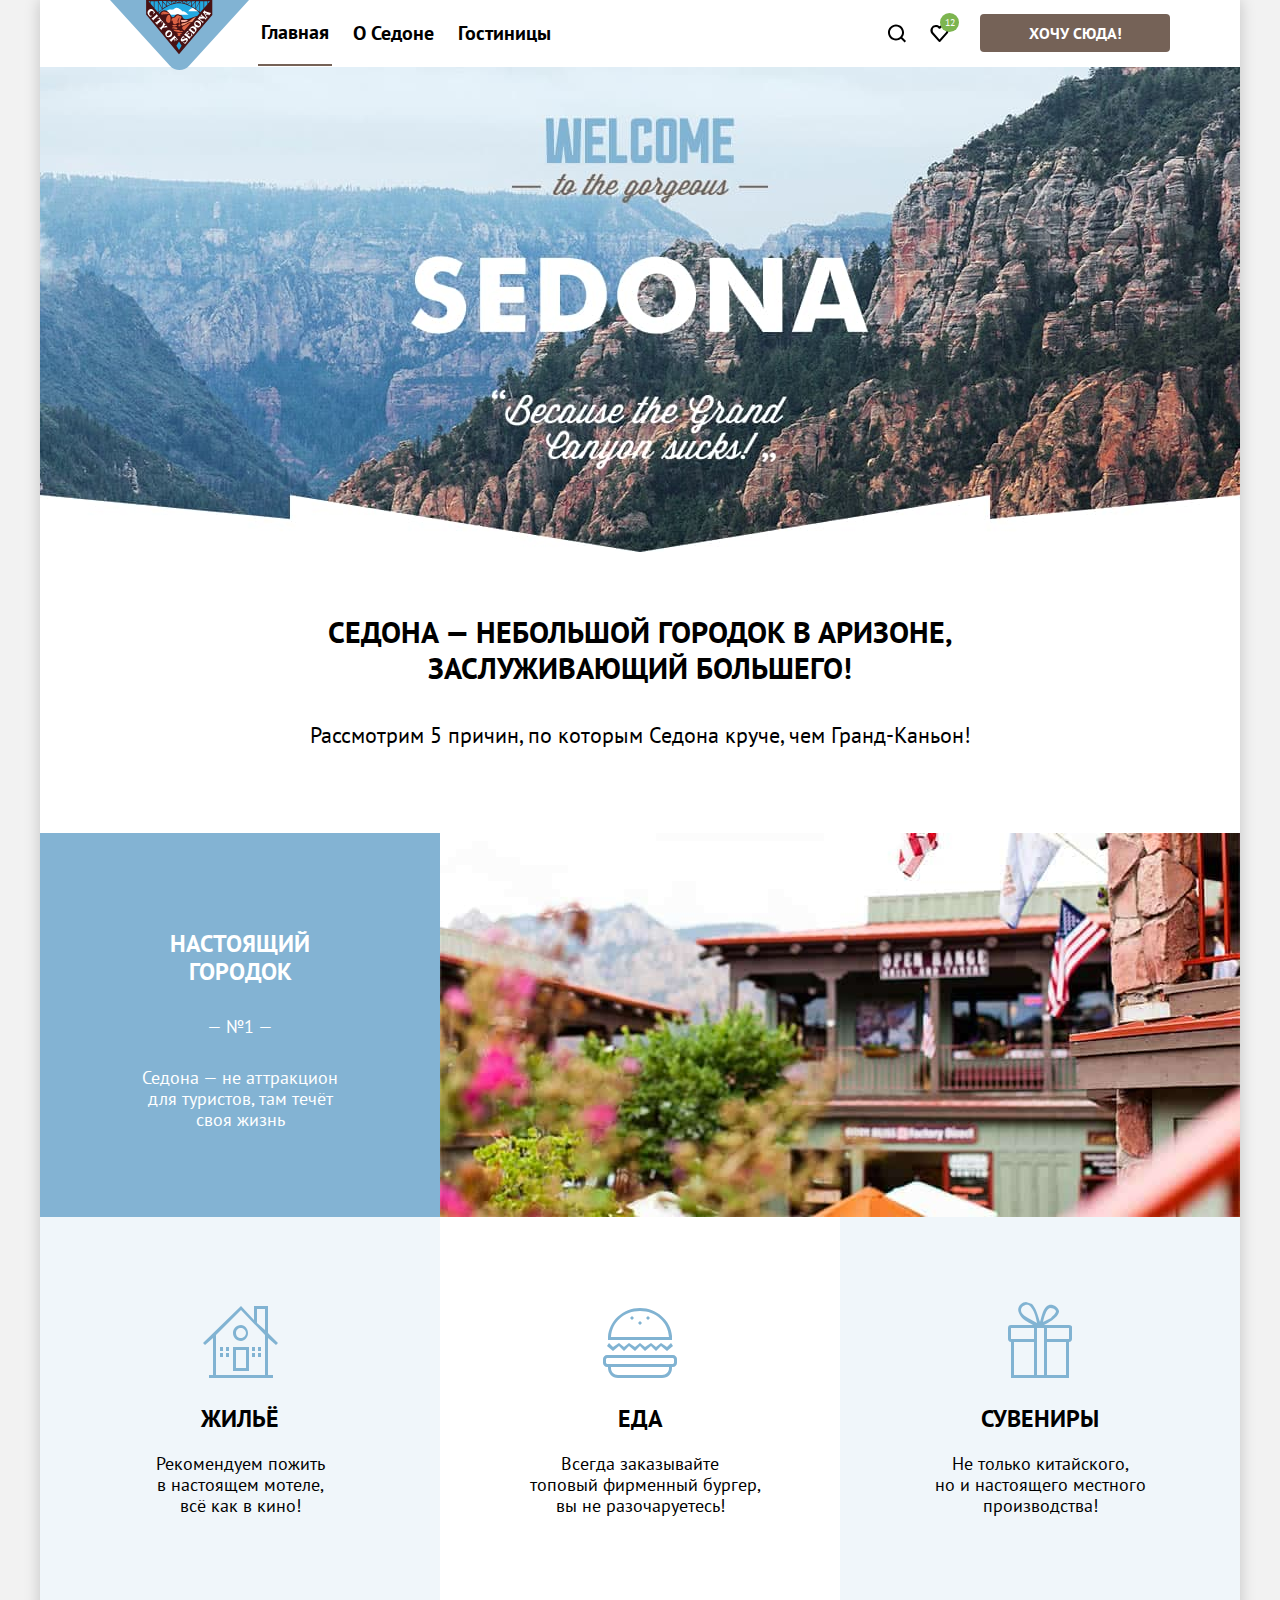
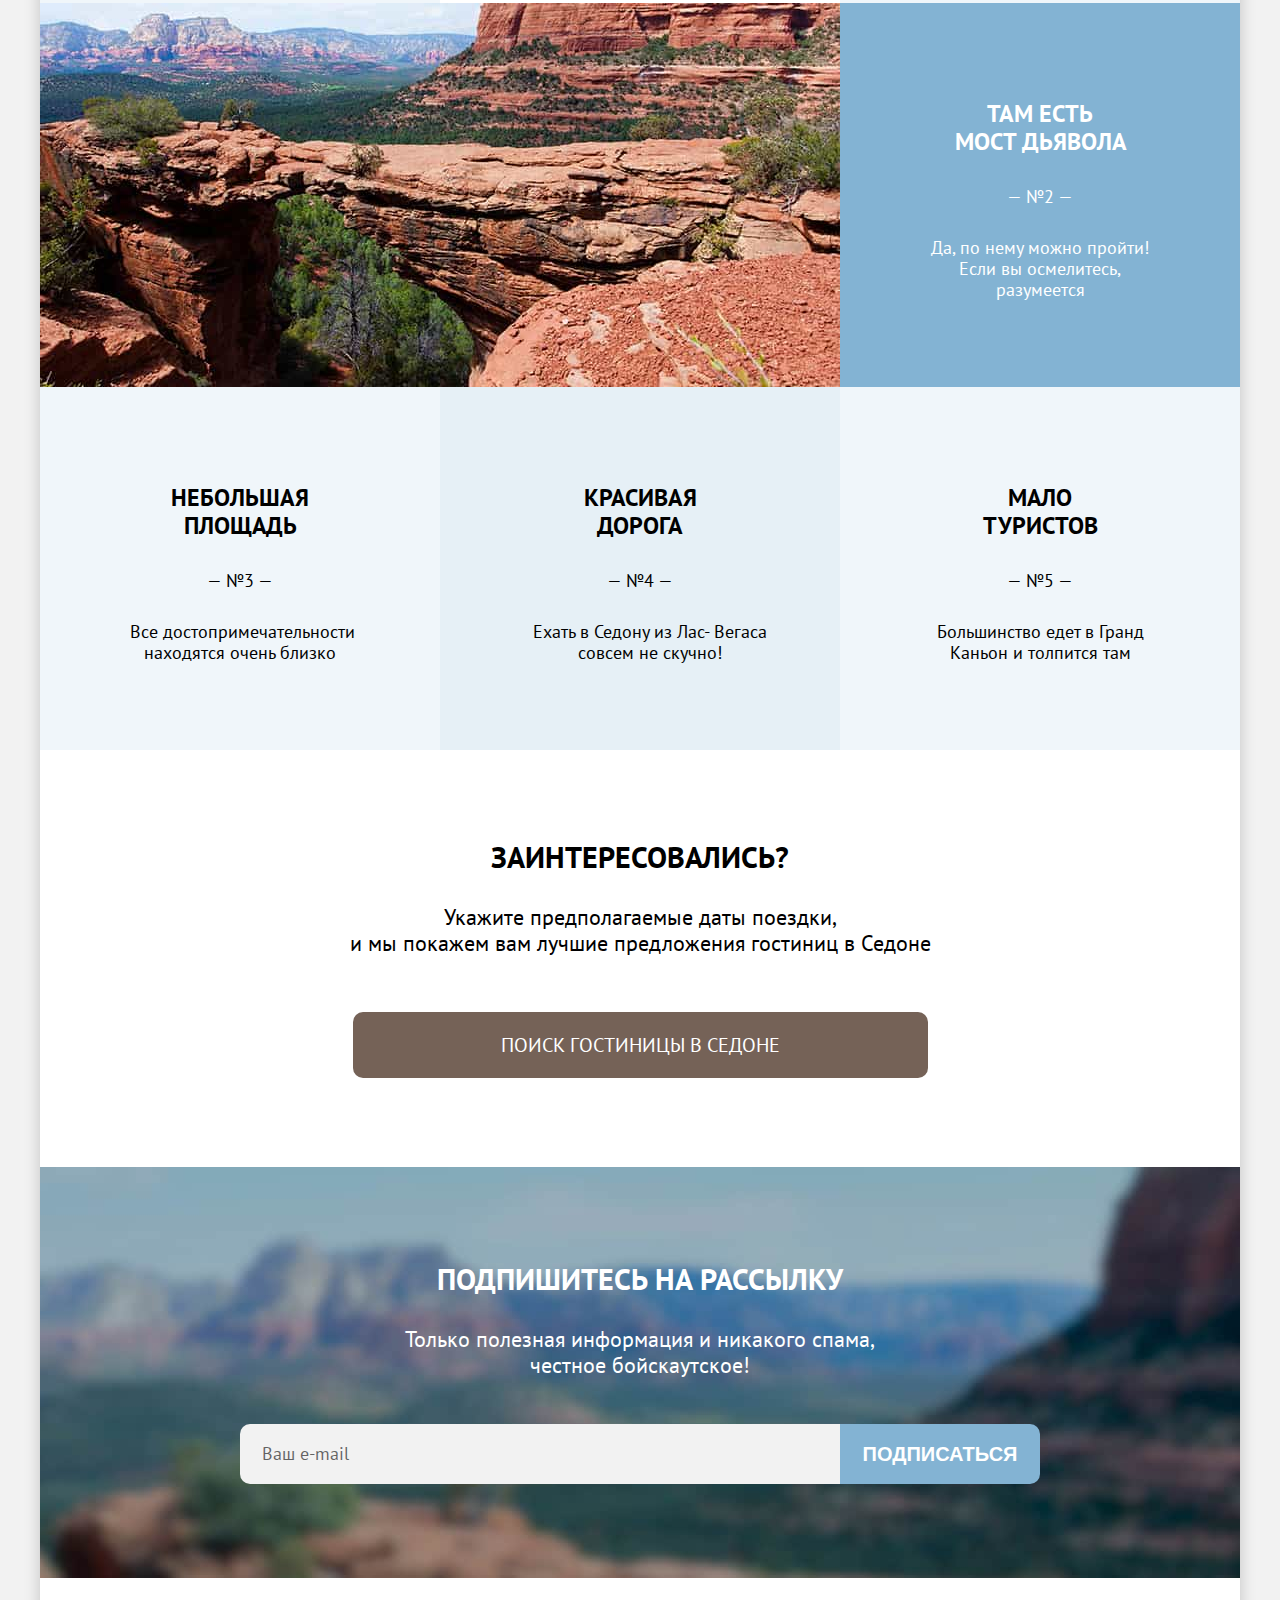
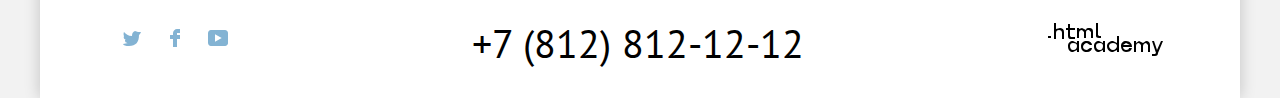
<file: index.html>
<!DOCTYPE html>
<html lang="ru">
<head>
  <meta charset="utf-8">
  <link rel="stylesheet" href="styles/styles.css">
  <title>HTML Academy: Седона</title>
</head>
<body>
  <div class="main-wrapper">
    <header class="page-header">
      <nav class="navigation">
        <a class="nav-logo" href="index.html">
          <img class="page-header-logo" src="img/logo.svg" alt="Логотип Седона.">
        </a>
        <ul class="nav-list">
          <li class="nav-item">
            <a class="nav-link nav-link-current" href="index.html">Главная</a>
          </li>
          <li class="nav-item">
            <a class="nav-link" href="#">О Седоне</a>
          </li>
          <li class="nav-item">
            <a class="nav-link" href="catalog.html">Гостиницы</a>
          </li>
        </ul>
        <ul class="nav-list nav-user">
          <li class="nav-item">
            <a class="nav-link" href="#">
              <svg class="nav-icon" aria-hidden="true" focusable="false" width="20" height="19"
                viewBox="0 0 20 19" xmlns="http://www.w3.org/2000/svg">
                <path
                  d="m19.026 17.05-3.71-3.7c1.002-1.3 1.704-3 1.704-4.9 0-4.4-3.61-8-8.023-8C4.585.45.975 4.15.975 8.55c0 4.4 3.61 8 8.022 8 1.805 0 3.51-.6 4.914-1.7l3.71 3.7 1.405-1.5Zm-10.029-2.5c-3.309 0-6.017-2.7-6.017-6s2.708-6 6.017-6c3.31 0 6.017 2.7 6.017 6s-2.707 6-6.017 6Z" />
              </svg>
              <span class="visually-hidden">Поиск</span></a>
          </li>
          <li class="nav-item">
            <a class="nav-link" href="#">
              <span class="likes-counter">12</span>
              <svg class="nav-icon" aria-hidden="true" focusable="false" width="19" height="17"
                viewBox="0 0 19 17" xmlns="http://www.w3.org/2000/svg">
                <path
                  d="M9.4 17a1 1 0 0 1-.8-.4l-7-7.9A5.4 5.4 0 0 1 6 0c1.3 0 2.5.5 3.5 1.3C10.5.5 12 0 13.1 0c3 0 5.5 2.4 5.5 5.4 0 1.3-.5 2.5-1.3 3.4l-7 7.9c-.3.2-.5.3-.9.3Zm-6-9.5 6.1 6.9 6.3-7c.5-.5.7-1.2.7-2 0-1.8-1.5-3.3-3.3-3.3-1 0-2 .5-2.8 1.3-.3.3-.6.4-.9.4-.3 0-.6-.2-.8-.4A3.7 3.7 0 0 0 6 2.1a3.3 3.3 0 0 0-3.3 3.3c0 .9.3 1.6.7 2.1Z" />
              </svg>
              <span class="visually-hidden">Избранное</span>
            </a>
          </li>
          <li class="nav-item">
            <a class="interest-button-link" href="#">Хочу сюда!</a>
          </li>
        </ul>
      </nav>
      <div class="preview">
        <img class="preview-img" src="img/welcome.jpg" width="1200" height="485"
          alt="Добро пожаловать в Седону">
      </div>
    </header>
    <main class="main-container main-index">
      <div class="intro">
        <h1 class="main-title">Седона — небольшой городок в Аризоне,
          заслуживающий большего!</h1>
        <p class="main-intro">Рассмотрим 5 причин, по которым Седона круче, чем Гранд-Каньон!</p>
      </div>
      <section class="wrapper">
        <ul class="wrapper-list">
          <li class="wrapper-item">
            <h2 class="wrapper-title">Настоящий
              городок</h2>
            <p class="wrapper-number">— №1 —</p>
            <p class="wrapper-description">Седона — не аттракцион для туристов, там течёт
              своя жизнь</p>
          <li>
            <img class="wrapper-img" src="img/photo-1.jpg" width="800" height="384" alt="Вид на городок.">
          </li>
          <li class="wrapper-item">
            <img class="house-img" src="img/icons/icon-house.svg" width="75" height="72" alt="Схематичный домик.">
            <h2 class="wrapper-title">Жильё</h2>
            <p class="wrapper-description wrapper-description-housing">Рекомендуем пожить в настоящем мотеле,
              всё как в кино!</p>
          </li>
          <li class="wrapper-item">
            <img class="burger-img" src="img/icons/icon-burger.svg" width="74" height="70"
              alt="Схематичный бургер.">
            <h3 class="wrapper-title">Еда</h3>
            <p class="wrapper-description">Всегда заказывайте
              топовый&nbsp;фирменный&nbsp;бургер, вы не разочаруетесь!</p>
          </li>
          <li class="wrapper-item">
            <img class="present-img" src="img/icons/icon-present.svg" width="64" height="76"
              alt="Схематичная подарочная коробка.">
            <h3 class="wrapper-title">Сувениры</h3>
            <p class="wrapper-description">Не только китайского,<br>
              но и настоящего местного производства!</p>
          </li>
          <li><img class="wrapper-img" src="img/photo-2.jpg" width="800" height="384" alt="Вид каньона.">
          </li>
          <li class="wrapper-item">
            <h2 class="wrapper-title">Там есть мост&nbsp;дьявола</h2>
            <p class="wrapper-number">— №2 —</p>
            <p class="wrapper-description">Да, по нему можно пройти! Если вы осмелитесь, разумеется</p>
          </li>
          <li class="wrapper-item">
            <h2 class="wrapper-title">Небольшая площадь</h2>
            <p class="wrapper-number">— №3 —</p>
            <p class="wrapper-description">Все&nbsp;достопримечательности находятся очень близко</p>
          </li>
          <li class="wrapper-item">
            <h2 class="wrapper-title">Красивая
              дорога</h2>
            <p class="wrapper-number">— №4 —</p>
            <p class="wrapper-description wrapper-description-4">Ехать в Седону из Лас-&nbsp;Вегаса совсем не скучно!
            </p>
          </li>
          <li class="wrapper-item">
            <h2 class="wrapper-title">Мало
              туристов</h2>
            <p class="wrapper-number">— №5 —</p>
            <p class="wrapper-description">Большинство едет в Гранд Каньон и толпится там</p>
          </li>
        </ul>
      </section>
      <section class="motivation">
        <h2 class="motivation-title">Заинтересовались?</h2>
        <p class="motivation-description">Укажите предполагаемые даты поездки,<br>
          и мы покажем вам лучшие предложения гостиниц в Седоне
        </p>
        <a class="motivation-catalog-link" href="catalog.html">ПОИСК ГОСТИНИЦЫ В седоне</a>
      </section>
      <section class="distribution">
        <div class="distribution-container">
          <h2 class="distribution-title">Подпишитесь на рассылку</h2>
          <p class="distribution-description">Только полезная информация и никакого спама,
            честное бойскаутское!</p>
          <form class="distribution-form" action="https://echo.htmlacademy.ru/" method="post">
            <input class="field" placeholder="Ваш e-mail" type="email" name="distribution-email" id="distribution-email"
              required>
            <button class="distribution-button" type="submit">Подписаться</button>
          </form>
        </div>
      </section>
    </main>
    <footer class="footer">
      <div class="footer-container">
        <section class="footer-social">
          <h2 class="visually-hidden">Социальные сети</h2>
          <ul class="footer-social-list">
            <li class="footer-social-all">
              <a class="footer-social-link social-media" href="https://twitter.com/htmlacademy_ru">
                <svg class="footer-social-icon" width="18" height="15" aria-hidden="true" focusable="false"
                  xmlns="http://www.w3.org/2000/svg">
                  <path
                    d="m12 0 3 1h3l-1 2 1-1-2 2c0 7-3 11-10 11H5s-4 0-5-2l5-1c-1 0-3 0-3-3h1C2 8 0 8 1 5l1 1C1 6 0 3 1 1c2 2 4 4 8 4 0-3 1-4 3-5Z" />
                </svg>
                <span class="visually-hidden">Твиттер</span>
              </a>
            </li>
            <li class="footer-social-all">
              <a class="footer-social-link social-media" href="https://facebook.com/htmlacademy">
                <svg class="footer-social-icon" width="10" height="18" aria-hidden="true" focusable="false"
                  xmlns="http://www.w3.org/2000/svg">
                  <path d="M7 0C5 0 3 2 3 4v2H0v4h3v8h4v-8h3V6H7V4h3V0H7Z" />
                </svg>
                <span class="visually-hidden">Фэйсбук</span>
              </a>
            </li>
            <li class="footer-social-all">
              <a class="footer-social-link social-media" href="https://youtube.com/HTMLAcademyRUS">
                <svg class="footer-social-icon" width="20" height="16" aria-hidden="true" focusable="false"
                  viewBox="0 0 20 16" xmlns="http://www.w3.org/2000/svg">
                  <path
                    d="M17 0H2.9C1.2 0 0 1.5 0 3.2v9.5C0 14.5 1.2 16 2.9 16h14.3c1.5 0 2.9-1.5 2.9-3.2V3.2C19.9 1.5 18.7 0 17 0ZM7 11.8V4.2L13.7 8 7 11.8Z" />
                </svg>
                <span class="visually-hidden">Ютьюб</span>
              </a>
            </li>
          </ul>
        </section>
        <section class="footer-contacts">
          <h2 class="visually-hidden">Позвоните нам</h2>
          <a class="phone" href="Телефон +78128121212">+7 (812) 812-12-12</a>
        </section>
        <div class="footer-logo">
          <a class="footer-link" href="https://htmlacademy.ru/">
            <svg class="footer-academy-logo" width="115" height="34" viewBox="0 0 115 34" aria-hidden="true"
              focusable="false" xmlns="http://www.w3.org/2000/svg">
              <path
                d="M0 13v2h3v-2H0ZM12 5 8 6V0H6v16h2v-6c0-2 1-3 3-3s3 1 3 3v6h2V9c0-3-2-4-4-4ZM27 5h-5V1h-2v4h-2v2h2v6c0 2 1 3 2 3h5v-2h-4l-1-1V7h5V5ZM41 5c-1 0-3 0-3 2l-4-2-3 1V5h-2v10h2v-5c0-2 1-3 3-3l2 2v6h2v-5c0-3 1-3 3-3l2 2v6h2V9c0-3-1-4-4-4ZM48 13c0 1 1 2 3 2h2v-2h-2l-1-1V0h-2v13ZM29 20l-4-2c-3 0-5 2-5 5 0 4 2 6 5 6l4-2v2h2V18h-2v2Zm-4 7c-2 0-3-2-3-4s1-3 3-3c3 0 4 1 4 3s-1 4-4 4ZM44 22c0-2-2-4-5-4-4 0-6 2-6 5 0 4 2 6 6 6 3 0 5-2 5-4h-2l-3 2c-2 0-4-1-4-3s2-4 4-4l3 2h2ZM55 20l-4-2c-3 0-5 2-5 5 0 4 2 6 5 6l4-2v2h2V18h-2v2Zm-3 7c-3 0-4-2-4-4s1-3 4-3c2 0 3 1 3 3s-1 4-3 4ZM69 20l-4-2c-3 0-6 2-6 5 0 4 3 6 6 6l4-2v2h2V13h-2v7Zm-4 7c-2 0-4-2-4-4s2-3 4-3 4 1 4 3-2 4-4 4ZM78 18c-3 0-5 2-5 5s2 6 5 6 5-1 6-4h-3c0 1-1 2-3 2-1 0-3-1-3-3h9c0-3-2-6-6-6Zm0 2 4 2h-7l3-2ZM98 18l-3 2-4-2-3 2v-2h-2v11h2v-6c0-2 1-3 3-3l2 2v7h2v-6c0-2 2-3 3-3l2 2v7h2v-7c0-2-1-4-4-4ZM109 27l-3-9h-2l4 12-1 1h-3v2h3c2 0 3-1 3-3l5-12h-2l-4 9Z" />
            </svg>
          </a>
        </div>
      </div>
    </footer>
  </div>                      
</body>
</html>
</file>
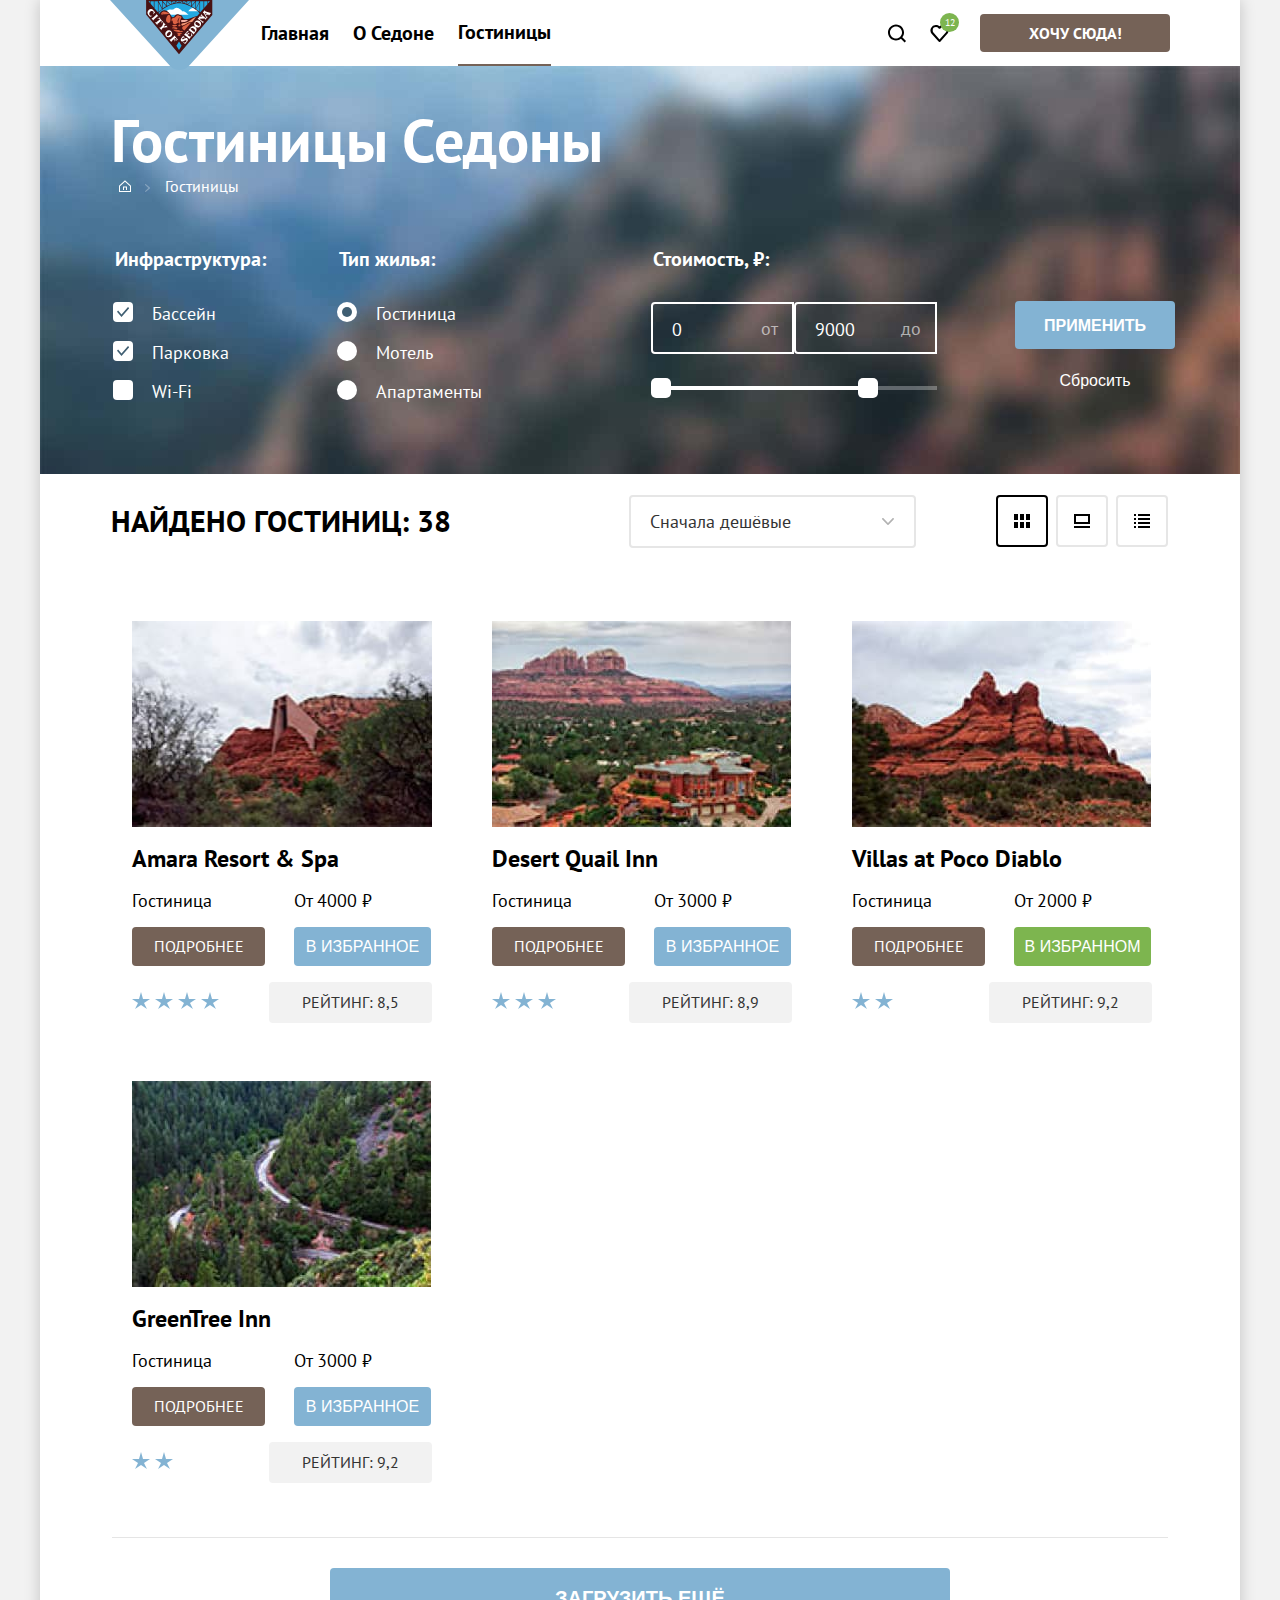
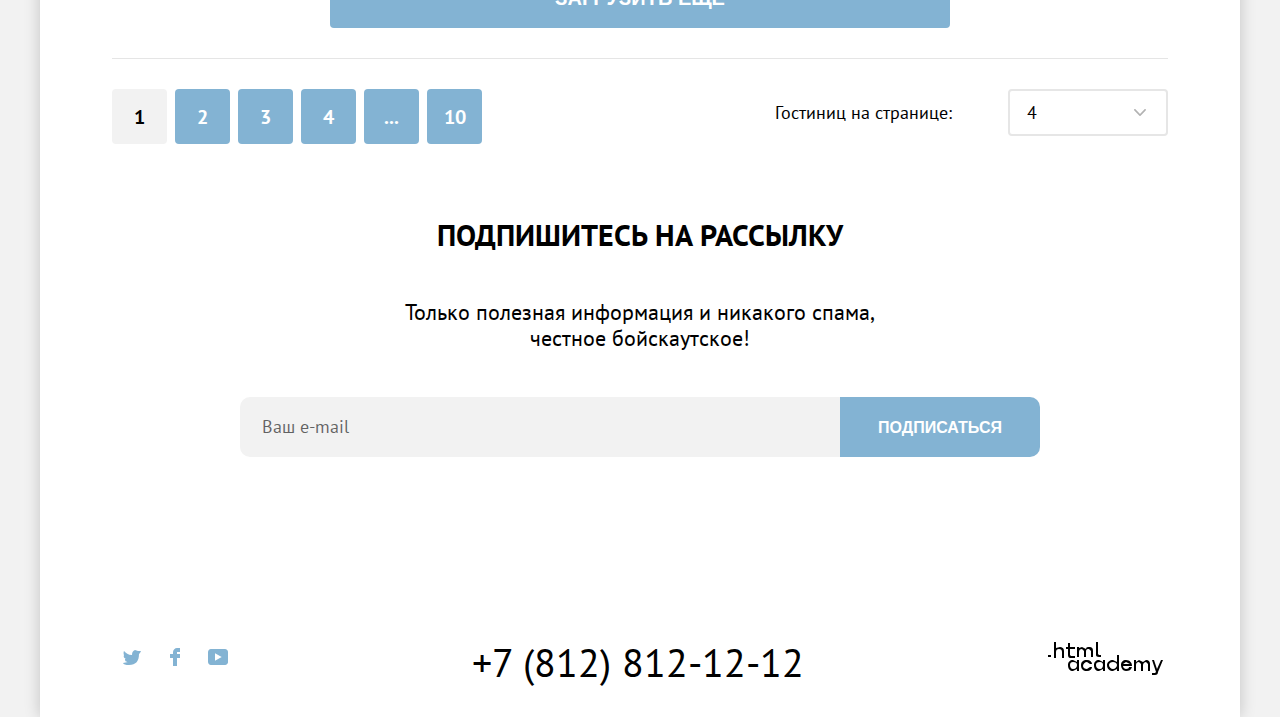
<file: catalog.html>
<!DOCTYPE html>
<html lang="ru">
<head>
  <meta charset="utf-8">
  <title>HTML Academy: Гостиницы Седона</title>
  <link rel="stylesheet" href="styles/styles.css">
</head>
<body>
  <div class="main-wrapper">
    <header class="page-header">
      <nav class="navigation">
        <a class="nav-logo" href="index.html">
          <img class="page-header-logo" src="img/logo.svg" alt="Логотип Седона">
        </a>
        <ul class="nav-list">
          <li class="nav-item">
            <a class="nav-link" href="index.html">Главная</a>
          </li>
          <li class="nav-item">
            <a class="nav-link" href="#">О Седоне</a>
          </li>
          <li class="nav-item">
            <a class="nav-link nav-link-current" href="catalog.html">Гостиницы</a>
          </li>
        </ul>
        <ul class="nav-list nav-user">
          <li class="nav-item">
            <a class="nav-link" href="#">
              <svg class="nav-icon" aria-hidden="true" focusable="false" width="20" height="19"
                viewBox="0 0 20 19" xmlns="http://www.w3.org/2000/svg">
                <path
                  d="m19.026 17.05-3.71-3.7c1.002-1.3 1.704-3 1.704-4.9 0-4.4-3.61-8-8.023-8C4.585.45.975 4.15.975 8.55c0 4.4 3.61 8 8.022 8 1.805 0 3.51-.6 4.914-1.7l3.71 3.7 1.405-1.5Zm-10.029-2.5c-3.309 0-6.017-2.7-6.017-6s2.708-6 6.017-6c3.31 0 6.017 2.7 6.017 6s-2.707 6-6.017 6Z" />
              </svg>
              <span class="visually-hidden">Поиск</span></a>
          </li>
          <li class="nav-item">
            <a class="nav-link" href="#">
              <span class="likes-counter">12</span>
              <svg class="nav-icon" aria-hidden="true" focusable="false" width="19" height="17"
                viewBox="0 0 19 17" xmlns="http://www.w3.org/2000/svg">
                <path
                  d="M9.4 17a1 1 0 0 1-.8-.4l-7-7.9A5.4 5.4 0 0 1 6 0c1.3 0 2.5.5 3.5 1.3C10.5.5 12 0 13.1 0c3 0 5.5 2.4 5.5 5.4 0 1.3-.5 2.5-1.3 3.4l-7 7.9c-.3.2-.5.3-.9.3Zm-6-9.5 6.1 6.9 6.3-7c.5-.5.7-1.2.7-2 0-1.8-1.5-3.3-3.3-3.3-1 0-2 .5-2.8 1.3-.3.3-.6.4-.9.4-.3 0-.6-.2-.8-.4A3.7 3.7 0 0 0 6 2.1a3.3 3.3 0 0 0-3.3 3.3c0 .9.3 1.6.7 2.1Z" />
              </svg>
              <span class="visually-hidden">Избранное</span></a>
          </li>
          <li class="nav-item">
            <a class="interest-button-link" href="#">Хочу сюда!</a>
          </li>
        </ul>
      </nav>
      <section class="sorting-container">
        <div class="inner-header">
          <h1 class="inner-header-title">Гостиницы Седоны</h1>
          <ul class="choice">
            <li class="choice-item">
              <a class="choice-link choice-link-home" href="index.html">
                <svg class="choice-home" width="12" height="12" viewBox="0 0 12 12"
                  aria-label="Возврат на главную страницу." xmlns="http://www.w3.org/2000/svg">
                  <path d="M6 .3 0 5.8V12h12V5.8L6 .3ZM11 11H1V6.2l5-4.5 5 4.5V11Z" />
                  <path d="M4 10h1V7.5h2V10h1V6.5H4V10Z" />
                </svg>
              </a>
            </li>
            <li class="choice-item">
              <a class="choice-link" href="#">Гостиницы</a>
            </li>
          </ul>
        </div>
        <section class="filters-container">
          <h2 class="visually-hidden">Фильтры для выбора гостиницы</h2>
          <form class="catalog-filter" action="https://echo.htmlacademy.ru/" method="get">
            <fieldset class="catalog-filter-group">
              <legend class="catalog-filter-title">Инфраструктура:</legend>
              <ul class="catalog-filter-list">
                <li class="catalog-filter-item">
                  <label class="control">
                    <input class="control-input" type="checkbox" name="pool" checked>
                    <span class="control-mark"></span>
                    <span class="control-label">Бассейн</span>
                  </label>
                </li>
                <li class="catalog-filter-item">
                  <label class="control">
                    <input class="control-input" type="checkbox" name="parking" checked>

                    <span class="control-mark"></span>
                    <span class="control-label">Парковка</span>
                  </label>
                </li>
                <li class="catalog-filter-item">
                  <label class="control">
                    <input class="control-input" type="checkbox" name="wi-fi">
                    <span class="control-mark"></span>
                    <span class="control-label">Wi-Fi</span>
                  </label>
                </li>
              </ul>
            </fieldset>
            <fieldset class="catalog-filter-group">
              <legend class="catalog-filter-title">Тип жилья:</legend>
              <ul class="catalog-filter-list">
                <li class="catalog-filter-item">
                  <label class="control">
                    <input class="control-input" type="radio" name="hotel-type" value="hotel" checked>
                    <span class="control-mark"></span>
                    <span class="control-label">Гостиница</span>
                  </label>
                </li>
                <li class="catalog-filter-item">
                  <label class="control">
                    <input class="control-input" type="radio" name="hotel-type" value="motel">
                    <span class="control-mark"></span>
                    <span class="control-label">Мотель</span>
                  </label>
                </li>
                <li class="catalog-filter-item">
                  <label class="control">
                    <input class="control-input" type="radio" name="hotel-type" value="apartments">

                    <span class="control-mark"></span>
                    <span class="control-label">Апартаменты</span>
                  </label>
                </li>
              </ul>
            </fieldset>
            <fieldset class="catalog-filter-group">
              <legend class="catalog-filter-title">Стоимость, ₽:</legend>
              <div class="range">
                <div class="range-wrapper-inputs">
                  <label class="catalog-filter-label label-min">от</label>
                  <input class="range-input" type="number" value="0" name="min-price">

                  <label class="catalog-filter-label label-max">до</label>
                  <input class="range-input" type="number" value="9000" name="max-price">
                </div>
                <div class="range-scale">
                  <div class="range-bar" style="width: 227px">
                    <button class="range-toggle toggle-min">
                      <span class="visually-hidden">Изменить минимальную цену.</span>
                    </button>
                    <button class="range-toggle toggle-max">
                      <span class="visually-hidden">Изменить минимальную цену.</span>
                    </button>
                  </div>
                </div>
              </div>
            </fieldset>
            <div class="filter-buttons">
              <button class="button apply-button" type="submit">Применить</button>
              <button class="button reset-button" type="reset">Сбросить</button>
            </div>
          </form>
        </section>
      </section>
    </header>
    <main class="main-container main-index">
      <section class="search-results-filter">
        <h2 class="search-results-title">Найдено гостиниц: 38</h2>
        <select class="select-control" aria-label="Сортировка">
          <option value="cheap">Сначала дешёвые</option>
          <option value="popular">Сначала популярные</option>
          <option value="expensive">Сначала дорогие</option>
        </select>
        <a href="#" class="card-grid-toggle card-grid-toggle-current">
          <svg width="16" height="14" fill="none" aria-hidden="true" focusable="false"
            xmlns="http://www.w3.org/2000/svg">
            <path d="M4 0H0v6h4V0Zm12 0h-4v6h4V0Zm-6 0H6v6h4V0ZM4 8H0v6h4V8Zm12 0h-4v6h4V8Zm-6 0H6v6h4V8Z"
              fill="#000" />
          </svg>
          <span class="visually-hidden">Показать карточки</span>
        </a>
        <a class="card-grid-toggle" href="#">
          <svg width="16" height="14" fill="none" aria-hidden="true" focusable="false"
            xmlns="http://www.w3.org/2000/svg">
            <path d="M16 12H0v2h16v-2ZM14 2v6H2V2h12Zm2-2H0v10h16V0Z" fill="#000" />
          </svg>
          <span class="visually-hidden">Показать слайдшоу</span>
        </a>
        <a href="#" class="card-grid-toggle">
          <svg width="16" height="14" fill="none" aria-hidden="true" focusable="false"
            xmlns="http://www.w3.org/2000/svg">
            <path
              d="M2 0H0v2h2V0Zm14 0H4v2h12V0ZM2 4H0v2h2V4Zm14 0H4v2h12V4ZM2 8H0v2h2V8Zm14 0H4v2h12V8ZM2 12H0v2h2v-2Zm14 0H4v2h12v-2Z"
              fill="#000" />
          </svg>
          <span class="visually-hidden">Показать список</span>
        </a>
      </section>
      <section class="hotels-results">
        <ul class="hotel-list">
          <li class="hotel-card">
            <a class="hotel-img-link" href="">
              <img class="hotel-img" src="img/hotel-1.jpg" width="300" height="206"
                alt="Вид из окна гостиницы">
            </a>
            <div class="hotel-card-info">
              <h3 class="hotel-card-title">Amara Resort & Spa</h3>
              <span class="search-results-type">Гостиница</span>
              <span class="hotel-price">От 4000 ₽</span>
              <a class="hotel-description-button button" href="#">подробнее</a>
              <button class="button button-favorites" type="submit" value="favorites">В избранное</button>
            </div>
            <div class="rating-block">
              <div class="rating-star">
                <img src="img/icons/star.svg" width="18" height="17" alt="Первая звезда.">
                <img src="img/icons/star.svg" width="18" height="17" alt="Вторая звезда.">
                <img src="img/icons/star.svg" width="18" height="17" alt="Третья звезда.">
                <img src="img/icons/star.svg" width="18" height="17" alt="Четвертая звезда.">
              </div>
              <span class="rating">Рейтинг: 8,5</span>
            </div>
          </li>
          <li class="hotel-card">
            <a class="hotel-img-link" href="#">
              <img class="hotel-img" src="img/hotel-2.jpg" width="299" height="206"
                alt="гостиница на фоне каньона">
            </a>
            <div class="hotel-card-info">
              <h3 class="hotel-card-title">Desert Quail Inn</h3>
              <span class="search-results-type">Гостиница</span>
              <span class="hotel-price">От 3000 ₽</span>
              <a class="hotel-description-button button" href="#">подробнее</a>
              <button class="button button-favorites" type="submit" value="favorites">В избранное</button>
            </div>
            <div class="rating-block">
              <div class="rating-star">
                <img src="img/icons/star.svg" width="18" height="17" alt="Первая звезда.">
                <img src="img/icons/star.svg" width="18" height="17" alt="Вторая звездa.">
                <img src="img/icons/star.svg" width="18" height="17" alt="Третья звездa.">
              </div>
              <span class="rating">Рейтинг: 8,9</span>
            </div>
          </li>
          <li class="hotel-card">
            <a class="hotel-img-link" href="#">
              <img class="hotel-img" src="img/hotel-3.jpg" width="299" height="206" alt="Каньон">
            </a>
            <div class="hotel-card-info">
              <h3 class="hotel-card-title">Villas at Poco Diablo</h3>
              <span class="search-results-type">Гостиница</span>
              <span class="hotel-price">От 2000 ₽</span>
              <a class="hotel-description-button button" href="#">подробнее</a>
              <button class="button button-favorites button-likes" type="submit" value="favorites">В
                избранном</button>
            </div>
            <div class="rating-block">
              <div class="rating-star">
                <img class="evaluation-star-img" src="img/icons/star.svg" width="18" height="17"
                  alt="Первая звезда.">
                <img class="evaluation-star-img" src="img/icons/star.svg" width="18" height="17"
                  alt="Первая звездa.">
              </div>
              <span class="rating">Рейтинг: 9,2</span>
            </div>
          </li>
          <li class="hotel-card">
            <a class="hotel-img-link" href="#">
              <img class="hotel-img" src="img/hotel-4.jpg" width="299" height="206" alt="Каньон">
            </a>
            <div class="hotel-card-info">
              <h3 class="hotel-card-title">GreenTree Inn</h3>
              <span class="search-results-type">Гостиница</span>
              <span class="hotel-price">От 3000 ₽</span>
              <a class="hotel-description-button button" href="#">подробнее</a>
              <button class="button button-favorites" type="submit" value="favorites">В
                избранное</button>
            </div>
            <div class="rating-block">
              <div class="rating-star">
                <img class="evaluation-star-img" src="img/icons/star.svg" width="18" height="17" alt="звезда">
                <img class="evaluation-star-img" src="img/icons/star.svg" width="18" height="17" alt="звездa">
              </div>
              <span class="rating">Рейтинг: 9,2</span>
            </div>
          </li>
        </ul>
        <div class="show-more-button">
          <button class="button pagination-show-more" type="button">Загрузить ещё</button>
        </div>
        <div class="pagination-container">
          <ul class="pagination">
            <li class="pagination-item">
              <a class="pagination-link pagination-current">1</a>
            </li>
            <li class="pagination-item">
              <a class="pagination-link" href="#">2</a>
            </li>
            <li class="pagination-item">
              <a class="pagination-link" href="#">3</a>
            </li>
            <li class="pagination-item">
              <a class="pagination-link" href="#">4</a>
            </li>
            <li class="pagination-item">
              <a class="pagination-link" href="#">...</a>
            </li>
            <li class="pagination-item">
              <a class="pagination-link" href="#">10</a>
            </li>
          </ul>
          <div class="quantity-items-filter">
            <label class="quantity-items">Гостиниц на странице:</label>
            <select class="number-of-items" name="quantity-items-on-page">
              <option value="4">4</option>
            </select>
          </div>
        </div>
      </section>
      <section class="distribution-inner">
        <div class="distribution-inner-container">
          <h2 class="distribution-title-inner">Подпишитесь на рассылку</h2>
          <p class="distribution-description-inner">Только полезная информация и никакого спама,
            честное бойскаутское!</p>
          <form class="distribution-form" action="https://echo.htmlacademy.ru/" method="post">
            <input class="field" placeholder="Ваш e-mail" type="email" name="distribution-email" id="distribution-email"
              required>
            <button class="button distribution-button" type="submit">Подписаться</button>
          </form>
        </div>
      </section>
    </main>
    <footer class="footer">
      <div class="footer-container">
        <section class="footer-social">
          <h2 class="visually-hidden">Социальные сети</h2>
          <ul class="footer-social-list">
            <li class="footer-social-all">
              <a class="footer-social-link social-media" href="https://twitter.com/htmlacademy_ru">
                <svg class="footer-social-icon" width="18" height="15" aria-hidden="true" focusable="false"
                  xmlns="http://www.w3.org/2000/svg">
                  <path
                    d="m12 0 3 1h3l-1 2 1-1-2 2c0 7-3 11-10 11H5s-4 0-5-2l5-1c-1 0-3 0-3-3h1C2 8 0 8 1 5l1 1C1 6 0 3 1 1c2 2 4 4 8 4 0-3 1-4 3-5Z" />
                </svg>
                <span class="visually-hidden">Твиттер</span>
              </a>
            </li>
            <li class="footer-social-all">
              <a class="footer-social-link social-media" href="https://facebook.com/htmlacademy">
                <svg class="footer-social-icon" width="10" height="18" aria-hidden="true" focusable="false"
                  xmlns="http://www.w3.org/2000/svg">
                  <path d="M7 0C5 0 3 2 3 4v2H0v4h3v8h4v-8h3V6H7V4h3V0H7Z" />
                </svg>
                <span class="visually-hidden">Фэйсбук</span>
              </a>
            </li>
            <li class="footer-social-all">
              <a class="footer-social-link social-media" href="https://youtube.com/HTMLAcademyRUS">
                <svg class="footer-social-icon" width="20" height="16" aria-hidden="true" focusable="false"
                  viewBox="0 0 20 16" xmlns="http://www.w3.org/2000/svg">
                  <path
                    d="M17 0H2.9C1.2 0 0 1.5 0 3.2v9.5C0 14.5 1.2 16 2.9 16h14.3c1.5 0 2.9-1.5 2.9-3.2V3.2C19.9 1.5 18.7 0 17 0ZM7 11.8V4.2L13.7 8 7 11.8Z" />
                </svg>
                <span class="visually-hidden">Ютьюб</span>
              </a>
            </li>
          </ul>
        </section>
        <section class="footer-contacts">
          <h2 class="visually-hidden">Позвоните нам</h2>
          <a class="phone" href="Телефон +78128121212">+7 (812) 812-12-12</a>
        </section>
        <div class="footer-logo">
          <a class="footer-link" href="https://htmlacademy.ru/">
            <svg class="footer-academy-logo" width="115" height="34" viewBox="0 0 115 34" aria-hidden="true"
              focusable="false" xmlns="http://www.w3.org/2000/svg">
              <path
                d="M0 13v2h3v-2H0ZM12 5 8 6V0H6v16h2v-6c0-2 1-3 3-3s3 1 3 3v6h2V9c0-3-2-4-4-4ZM27 5h-5V1h-2v4h-2v2h2v6c0 2 1 3 2 3h5v-2h-4l-1-1V7h5V5ZM41 5c-1 0-3 0-3 2l-4-2-3 1V5h-2v10h2v-5c0-2 1-3 3-3l2 2v6h2v-5c0-3 1-3 3-3l2 2v6h2V9c0-3-1-4-4-4ZM48 13c0 1 1 2 3 2h2v-2h-2l-1-1V0h-2v13ZM29 20l-4-2c-3 0-5 2-5 5 0 4 2 6 5 6l4-2v2h2V18h-2v2Zm-4 7c-2 0-3-2-3-4s1-3 3-3c3 0 4 1 4 3s-1 4-4 4ZM44 22c0-2-2-4-5-4-4 0-6 2-6 5 0 4 2 6 6 6 3 0 5-2 5-4h-2l-3 2c-2 0-4-1-4-3s2-4 4-4l3 2h2ZM55 20l-4-2c-3 0-5 2-5 5 0 4 2 6 5 6l4-2v2h2V18h-2v2Zm-3 7c-3 0-4-2-4-4s1-3 4-3c2 0 3 1 3 3s-1 4-3 4ZM69 20l-4-2c-3 0-6 2-6 5 0 4 3 6 6 6l4-2v2h2V13h-2v7Zm-4 7c-2 0-4-2-4-4s2-3 4-3 4 1 4 3-2 4-4 4ZM78 18c-3 0-5 2-5 5s2 6 5 6 5-1 6-4h-3c0 1-1 2-3 2-1 0-3-1-3-3h9c0-3-2-6-6-6Zm0 2 4 2h-7l3-2ZM98 18l-3 2-4-2-3 2v-2h-2v11h2v-6c0-2 1-3 3-3l2 2v7h2v-6c0-2 2-3 3-3l2 2v7h2v-7c0-2-1-4-4-4ZM109 27l-3-9h-2l4 12-1 1h-3v2h3c2 0 3-1 3-3l5-12h-2l-4 9Z" />
            </svg>
          </a>
        </div>
      </div>
    </footer>
  </div>
</body>
</html>
</file>
<file: styles/styles.css>
@font-face {
  font-family: "PT Sans";
  font-weight: 400;
  src: url("../fonts/ptsans-400.woff2") format("woff2");
  font-style: normal;
  font-display: swap;
}

@font-face {
  font-family: "PT Sans";
  font-weight: 700;
  src: url("../fonts/ptsans-700.woff2") format("woff2");
  font-style: normal;
  font-display: swap;
}

html {
  background-color: #f2f2f2;
  height: 100%;
}

body {
  font-family: "PT Sans", Arial, sans-serif;
  font-size: 18px;
  color: #000000;
  margin: 0;
  min-height: 100%;
  line-height: 21px;
  text-align: center;
}

.main-wrapper {
  background-color: #ffffff;
  box-shadow: 0px 0px 15px rgba(0, 0, 0, 0.2);
  display: flex;
  flex-direction: column;
  width: 1200px;
  margin: 0 auto;
}

.visually-hidden {
  position: absolute;
  padding: 0;
  border: 0;
  clip: rect(0 0 0 0);
  overflow: hidden;
  width: 1px;
  height: 1px;
  margin: -1px;
}

.navigation {
  display: flex;
  margin: 0 auto;
  width: 1060px;
}

.nav-list {
  display: flex;
  flex-wrap: wrap;
  list-style-type: none;
  margin: 0;
  padding: 0;
  width: 450px;
}

.nav-user {
  margin-left: auto;
  justify-content: flex-end;
  max-width: 300px;
}

.nav-user .nav-link {
  padding: 0;
  cursor: pointer;
  min-width: 42px;
  min-height: 66px;
}

.nav-icon {
  fill: #000000;
  position: absolute;
  margin: auto;
  top: 0;
  right: 0;
  bottom: 0;
  left: 0;
}

.nav-link {
  color: inherit;
  position: relative;
  display: block;
  text-align: center;
  text-decoration: none;
  text-transform: capitalize;
  padding: 20px 12px;
  font-size: 20px;
  line-height: 26px;
  font-weight: 700;
}

.nav-link:hover svg {
  fill: #756257;
}

.nav-link:active {
  opacity: 0.3;
}

.nav-icon {
  fill: #000000;
}

.nav-logo {
  display: flex;
  text-decoration: none;
}

.nav-list .nav-link:hover {
  color: #756257;
}

.nav-list .nav-link:active {
  color: rgba(117, 98, 87, 0.3);
}

.nav-link-current {
  position: relative;
  padding: 19px 12px;
}

.nav-link-current::after {
  background-color: #756257;
  content: "";
  position: absolute;
  bottom: -2px;
  left: 10%;
  width: 80%;
  height: 2px;
}

.likes-counter {
  color: #ffffff;
  background: #7db550;
  displaY: block;
  position: relative;
  top: 13px;
  left: 22px;
  box-sizing: border-box;
  padding-top: 3px;
  font-size: 10px;
  font-weight: 400;
  line-height: 13px;
  text-align: center;
  border-radius: 50%;
  z-index: 2;
  width: 19px;
  height: 19px;
}

.page-header-logo {
  z-index: 3;
  width: 139px;
  height: 70px;
}

.preview-img {
  position: relative;
  top: -3px;
  width: 100%;
  height: auto;
}

.interest-button-link {
  color: #ffffff;
  background-color: #756257;
  display: block;
  padding: 9px 15px;
  font-weight: bold;
  font-size: 16px;
  line-height: 20px;
  text-align: center;
  text-decoration: none;
  text-transform: uppercase;
  border-radius: 4px;
  cursor: pointer;
  margin: 14px 0 14px 20px;
  width: 160px;
}

.interest-button-link:hover {
  background: #615048;
}

.interest-button-link:active {
  background: #615048;
  color: rgba(255, 255, 255, 0.3);
}

.main-container {
  flex-grow: 1;
  padding: 0;
}

.main-index {
  margin-top: -7px;
  text-align: center;
}

.main-title {
  margin-bottom: 31px;
  max-width: 720px;
  margin-top: 62px;
  margin-left: 240px;
  font-weight: 700;
  font-size: 30px;
  text-transform: uppercase;
  line-height: 36px;
}

.main-intro {
  margin-bottom: 80px;
  font-size: 22px;
  line-height: 36px;
}

.wrapper-list {
  margin: 0;
  padding: 0;
  display: flex;
  flex-wrap: wrap;
  list-style-type: none;
}

.wrapper-item {
  width: 400px;
}

.wrapper-title {
  display: block;
  margin: 97px auto 30px;
  font-size: 24px;
  max-width: 170px;
  line-height: 28px;
  font-weight: 700;
  text-transform: uppercase;
}

.wrapper-number {
  margin-bottom: 30px;
  margin-top: 0;
}

.wrapper-description {
  margin: 0 90px 87px;
  max-width: 250px;
}

.wrapper-description-housing {
  margin: 0 auto 87px;
  max-width: 170px;
}

.wrapper-description-4 {
  width: 240px;
}

.wrapper-img {
  display: block;
}

.house-img {
  margin: 89px 163px 23px;
}

.burger-img {
  margin: 91px 163px 23px;
}

.present-img {
  margin: 85px 168px 23px;
}

.wrapper-title:nth-child(2),
.wrapper-title:nth-child(3),
.wrapper-title:nth-child(4) {
  margin: 0 auto 20px;
}

.wrapper-item:first-child,
.wrapper-item:nth-child(7) {
  color: #ffffff;
  background: #83B3D3;
}

.wrapper-item:nth-child(3),
.wrapper-item:nth-child(5) {
  background-color: rgba(131, 179, 211, 0.12);
}

.wrapper-item:nth-child(8),
.wrapper-item:nth-child(10) {
  background: rgba(131, 179, 211, 0.12);
}

.wrapper-item:nth-child(9) {
  background: rgba(131, 179, 211, 0.2);
}

.motivation {
  margin: 0 auto;
  padding: 89px 0;
  width: 720px;
}

.motivation-title,
.distribution-title {
  text-transform: uppercase;
  margin: 0;
  margin-bottom: 29px;
  font-weight: 700;
  font-size: 30px;
  line-height: 36px;
}

.motivation-description {
  margin: 0;
  margin-bottom: 56px;
  font-size: 22px;
  line-height: 26px;
}

.motivation-catalog-link {
  display:block;
  box-sizing: border-box;
  padding: 15px 148px;
  width: 575px;
  margin: 2px auto 0;
  color: #ffffff;
  text-decoration: none;
  font-size: 20px;
  line-height: 36px;
  text-align: center;
  text-transform: uppercase;
  background: #756257;
  border-radius: 10px;
}

.distribution {
  padding: 94px 0;
  color: #ffffff;
  background-image: url("../img/background.jpg");
  background-size: 100% auto;
  background-repeat: no-repeat;
  font-size: 22px;
  line-height: 26px;
  text-align: center;
}

.distribution-container {
  margin: 0 auto;
  width: 800px;
}

.distribution-description {
  max-width: 500px;
  margin: 0 auto 46px;
}

.distribution-button {
  background-color: #83B3D3;
  color: #ffffff;
  font-weight: bold;
  font-size: 20px;
  line-height: 26px;
  text-align: center;
  text-transform: uppercase;
  border: none;
  padding: 15px 20px;
  border-radius: 0 10px 10px 0;
  cursor: pointer;
}

.distribution-form {
  width: 800px;
  display: grid;
  grid-template-columns: 600px 200px;
}

.field {
  padding: 17px 19px 17px 22px;
  font: inherit;
  font-size: 18px;
  line-height: 26px;
  background: #F2F2F2;
  border: none;
  border-radius: 10px 0px 0px 10px;
  cursor: pointer;
}

.field:focus {
  outline: 3px solid #83b3d3;
  background: #e6e6e6;
}

.field:focus {
  background: #e6e6e6;
}

.distribution-form .field:invalid {
  box-shadow: none;
}


.field::placeholder {
  color: rgba(0, 0, 0, 0.6);
}

.distribution-button:hover {
  background: #68a2ca;
}

.distribution-button:active {
  background: #68a2ca;
  opacity: 0.3;
}

.footer-container {
  display: flex;
  padding: 40px 0 30px 0;
  justify-content: space-between;
  width: 1056px;
  margin: 0 auto;
}

.footer-social-list {
  display: flex;
  flex-wrap: wrap;
  list-style-type: none;
  justify-content: space-between;
  width: 126px;
  margin: 0;
  padding: 0;
}

.footer-social-link {
  display: block;
  position: relative;
  width: 40px;
  height: 40px;
}

.footer-social-icon {
  position: absolute;
  margin: auto;
  right: 0;
  bottom: 0;
  top: 0;
  left: 0;
}

.social-media {
  fill: #83b3d3;
}

.footer-social-link:hover svg {
  fill: #68a2ca;
}

.footer-social-link:active {
  opacity: 0.3;
}

.footer-contacts {
  padding-top: 5px;
  padding-bottom: 5px;
  width: 720px;
}

.footer-link {
  display: block;
  padding-top: 5px;
  padding-left: 5px;
  text-decoration: none;
  width: 125px;
  height: 44px;
}


.footer-link:hover svg {
  fill: #756257;
}

.footer-link:focus svg {
  fill: #756257
}

.footer-academy-logo {
  fill: #000000;
  margin: auto;
}

.phone {
  color: #000000;
  display: block;
  text-align: center;
  text-transform: uppercase;
  text-decoration: none;
  font-size: 40px;
  line-height: 40px;
}

.sorting-container {
  color: #ffffff;
  margin-top: -4px;
  padding: 35px 72px 83px 71px;
  background-image: url("../img/catalog-background.jpg");
  background-size: auto auto;
  background-repeat: no-repeat;
  font-size: 18px;
  line-height: 23px;
}

.inner-header-title {
  color: #ffffff;
  margin-top: 0;
  margin-bottom: -5px;
  text-transform: capitalize;
  text-align: left;
  font-weight: 700;
  font-size: 60px;
  line-height: 78px;
}

.choice {
  display: flex;
  margin: 0;
  padding: 0;
  list-style-type: none;
}

.choice-link {
  color: #ffffff;
  font-size: 16px;
  text-decoration: none;
}

.choice-link-home {
  display: block;
  width: 28px;
  height: 27px;
}

.choice-item {
  position: relative;
  margin-right: 26px;
}

.choice-home {
  padding-top: 6px;
  fill: #ffffff;
}

.choice-item::after {
  background: url("../img/icons/nav-link-arrow.svg") no-repeat;
  position: absolute;
  content: "";
  width: 5px;
  height: 8px;
  top: 10px;
  right: -11px;
}

.choice-item:last-child::after {
  content: none;
}

.choice-link:hover {
  opacity: 0.6;
}

.choice-link:active {
  opacity: 0.3;
}

.button {
  color: #ffffff;
  text-transform: uppercase;
  font-size: 16px;
  line-height: 21px;
}

.catalog-filter-list {
  list-style-type: none;
  margin: 0;
  padding: 0;
}

.filters-container {
  margin-top: 45px;
}

.control {
  position: relative;
  display: block;
  cursor: pointer;
  padding-left: 39px;
}

.control-input {
  position: absolute;
  appearance: none; 
} 

.control-mark {
  background-color: #ffffff;
  position: absolute;
  left: 0;
  border-radius: 4px;
  width: 20px;
  height: 20px;
}

.control:hover .control-mark {
  background: rgba(255, 255, 255, 0.6);
}

.control-input:focus + .control-mark {
  background: rgba(255, 255, 255, 0.6);
  } 

.control:active .control-mark {
  background: rgba(255, 255, 255, 0.3);
}

.control-input[type="checkbox"]:checked +.control-mark::before {
  background: url("../img/icons/vector.svg") no-repeat;
  position: absolute;
  content: "";
  left: 4px;
  top: 5px;
  width: 12px;
  height: 10px;
}

.control-input[type="radio"] +.control-mark {
  border-radius: 50%;
}

.control-input[type="radio"]:checked+.control-mark::before {
  background-color: #3f5e72;
  position: absolute;
  border-radius: 50%;
  content: "";
  left: 5px;
  top: 5px;
  width: 10px;
  height: 10px;
}

.catalog-filter {
  display: flex;
  max-width: 1057px;
}

.catalog-filter-group {
  border: none;
  text-align: left;
  padding: 0;
  margin-right: 67px;
}

.catalog-filter-group:nth-child(2) {
  margin-right: 167px;
}

.catalog-filter-group:nth-child(3) {
  margin-right: 78px;
}

.catalog-filter-title {
  font-size: 20px;
  line-height: 26px;
  margin-bottom: 30px;
  font-weight: 700;
}

.catalog-filter-item {
  margin-bottom: 16px;
}

.catalog-filter-label {
  color: rgba(255, 255, 255, 0.6);
  position: absolute;
  height: 23px;
  width: 20px;
}

.label-min {
  left: 110px;
  top: 15px;
}

.label-max {
  left: 250px;
  top: 15px;
}

.range-wrapper-inputs {
  display: flex;
  position: relative;
  justify-content: center;
}

.range-input {
  border: 2px solid #ffffff;
  color: #ffffff;
  box-sizing: border-box;
  padding: 14px 34px 11px 19px;
  font: inherit;
  font-size: 18px;
  border-radius: 4px 0 0 4px;
  background: transparent;
  outline: none;
  width: 143px;
  margin-bottom: 32px;
  line-height: 23px;
}

.range-scale {
  background-color: rgba(255, 255, 255, 0.3);
  position: relative;
  height: 4px;
}

.range-bar {
  background-color: #ffffff;
  position: absolute;
  height: 4px;
}

.range-toggle {
  background-color: #ffffff;
  position: absolute;
  border: none;
  border-radius: 5px;
  cursor: pointer;
  width: 20px;
  height: 20px;
}

.toggle-min {
  top: -8px;
}

.toggle-max {
  top: -8px;
  right: 0;
}

.range-toggle:hover {
  box-shadow: 0px 4px 10px rgba(0, 0, 0, 0.25);
}

.range-toggle:focus {
  box-shadow: 0px 4px 10px rgba(0, 0, 0, 0.25);
}

.range-toggle:active {
  border: 2px solid #83b3d3;
  box-shadow: 0px 7px 15px rgba(0, 0, 0, 0.4);
}

.range-input::-webkit-inner-spin-button,
.range-input::-webkit-outer-spin-button {
  appearance: none;
  margin: 0;
}

.range-input {
  -moz-appearance: textfield;
}

.filter-buttons {
  display: flex;
  flex-direction: column;
  padding-top: 55px;
}

.apply-button {
  background: #83B3D3;
  box-sizing: border-box;
  font-weight: 700;
  margin-bottom: 20px;
  padding: 12px 10px;
  border: none;
  border-radius: 4px;
  cursor: pointer;
  width: 160px;
  height: 48px;
}

.apply-button:hover {
  background: #68a2ca;
}


.apply-button:active {
  background: #68A2CA;
  color: rgba(255, 255, 255, 0.3);
}


.reset-button {
  border: none;
  background: none;
  text-transform: capitalize;
  cursor: pointer;
}

.reset-button:hover {
  opacity: 0.6;
}

.reset-button:active {
  opacity: 0.3;
}

.search-results-filter {
  display: flex;
  margin: 0 72px 53px 71px;

}

.select-control {
  border: 2px solid #e6e6e6;
  background-color: #ffffff;
  background-image: url(../img/icons/select-arrow.svg);
  color: #333333;
  margin-left: auto;
  margin-right: 80px;
  padding: 13px 19px;
  font: inherit;
  font-size: 18px;
  line-height: 23px;
  border-radius: 4px;
  background-repeat: no-repeat;
  background-position: right 20px center;
  appearance: none;
  cursor: pointer;
  outline: none;
  width: 287px;
}

.select-control:hover{
  border-color: #83b3d3;
}

.select-control:focus {
  border-color: #83b3d3;
}

.select-control:active {
  outline: 2px solid #e6e6e6;
  opacity: 0.3;
}

.search-results-title {
  display: block;
  margin: 0;
  padding-top: 6px;
  font-weight: 700;
  font-size: 30px;
  line-height: 39px;
  text-transform: uppercase;
}

.card-grid-toggle {
  border: 2px solid #e6e6e6;
  display: flex;
  align-items: center;
  justify-content: center;
  border-radius: 4px;
  height: 48px;
  width: 48px;
}

.card-grid-toggle+.card-grid-toggle {
  margin-left: 8px;
}

.card-grid-toggle-current {
  border: 2px solid #000000;
}

.card-grid-toggle:hover,
.card-grid-toggle:focus {
  border: 2px solid #83b3d3;
}

.hotels-results {
  max-width: 1056px;
  margin: 0 auto;
}

.hotel-list {
  display: grid;
  list-style-type: none;
  grid-template-columns: 340px 340px 340px;
  margin: 0;
  padding: 0;
  column-gap: 20px;
  row-gap: 18px;
}

.hotel-card {
  display: flex;
  flex-direction: column;
  padding: 20px;
  width: 300px;
}

.hotel-img-link {
  text-decoration: none;
}

.hotel-img {
  display: block;
  -webkit-transition: all 0.5s ease;
  -moz-transition: all 0.5s ease;
  transition: all 0.5s ease;
  }
  
.hotel-img:hover {
  box-shadow:0 0 6px 6px #555; 
  -webkit-transition: all 0.5s ease;
  -moz-transition: all 0.5s ease;
  transition: all 0.5s ease;
  }

.hotel-card-info {
  display: grid;
  grid-template-areas: "title title" "hotel price" "descr-button motivation-button";
  gap: 16px 25px;
  grid-template-columns: 137px 137px;
  justify-items: start;
  margin-top: 16px;
}

.hotel-card-title {
  grid-area: title;
  margin: 0;
  font-weight: 700;
  font-size: 24px;
  line-height: 31px;
}

.search-results-type {
  grid-area: hotel;
}

.hotel-price {
  grid-area: price;
}

.hotel-description-button {
  background: #756257;
  grid-area: descr-button;
  display: block;
  text-decoration: none;
  border-radius: 4px;
  border: none;
  width: 133px;
  padding: 9px 0;
}

.button-favorites {
  background: #83B3D3;
  grid-area: motivation-button;
  display: block;
  border-radius: 4px;
  border: none;
  width: 137px;
  padding: 9px 0;
}

.button-likes {
  background: #7DB54F;
}

.rating-block {
  display: flex;
  justify-content: space-between;
  margin-top: 16px;
}

.rating-star {
  min-width: 36px;
  padding: 10px 0;
}

.rating {
  color: #333333;
  background: #f2f2f2;
  max-width: 160px;
  padding: 10px 33px;
  font-size: 16px;
  line-height: 21px;
  text-align: center;
  text-transform: uppercase;
  border-radius: 4px;
}

.toggle-range:focus {
  outline: 3px solid #83b3d3;
  box-shadow: 0px 4px 10px rgba(0, 0, 0, 0.25);
}

.toggle-range:hover {
  box-shadow: 0px 4px 10px rgba(0, 0, 0, 0.25);
}

.toggle-range:active {
  outline: 2px solid #83B3D3;
  box-shadow: 0px 7px 15px rgba(0, 0, 0, 0.4);
}

.button-favorites:hover {
  background: #68A2CA;
}

.button-favorites:focus-visible {
  outline: 3px solid #756257;
  outline-offset: -2px;
}

.button-favorites:active {
  background: #68A2CA;
  color: rgba(255, 255, 255, 0.3);
}

.button-likes:hover {
  background: #6c9e42;
}

.button-likes:active {
  background: #6c9e42;
  color: rgba(255, 255, 255, 0.3);
}

.motivation-catalog-link:hover {
  background: #615048;
}

.motivation-catalog-link:active {
  background: #615048;
  color: rgba(255, 255, 255, 0.3);
}

.phone:hover {
  color: #756257;
}

.phone:active {
  color: #756257;
  opacity: 0.3;
}

.hotel-description-button:hover {
  background: #615048;
}

.hotel-description-button:active {
  outline: none;
  background: #615048;
  color: rgba(255, 255, 255, 0.3);
}

.pagination-container {
  display: flex;
  margin: 0 auto;
  width: 1056px;
}

.pagination {
  display: flex;
  list-style-type: none;
  margin: 0;
  padding: 0;
}

.pagination-item:not(:last-child) {
  margin-right: 8px;
}

.show-more-button {
  border: 1px solid #e5e5e5;
  border-left: none;
  border-right: none;
  padding-top: 30px;
  padding-bottom: 30px;
  margin-top: 34px;
  margin-bottom: 30px;
 }

.pagination-show-more {
  background: #83B3D3;
  border: none;
  cursor: pointer;
  line-height: 26px;
  border-radius: 4px;
  font-weight: 700;
  font-size: 20px;
  width: 620px;
  padding: 17px 0;
}

.pagination-show-more:hover {
  background: #68A2CA;
}

.pagination-show-more:active {
  background: #68A2CA;
  color: rgba(255, 255, 255, 0.3);
}

.pagination-link {
  color: #ffffff;
  background: #83B3D3;
  display: block;
  box-sizing: border-box;
  text-align: center;
  text-transform: uppercase;
  text-decoration: none;
  font-size: 20px;
  line-height: 26px;
  padding: 15px 15px;
  font-weight: 700;
  border-radius: 4px;
  width: 55px;
  height: 55px;
}

.pagination-current {
  background: #F2F2F2;
  color: #000000;
}

.pagination-link:hover {
  background-color: #68a2ca;
}

.pagination-link:active {
  background-color: #68a2ca;
  opacity: 0.3;
}

.quantity-items-filter {
  margin-left: auto;
}

.quantity-items {
  font-size: 18px;
  line-height: 23px;
}

.number-of-items {
  background-color: #ffffff;
  background-image: url(../img/icons/select-arrow.svg);
  border: 2px solid #e6e6e6;
  background-repeat: no-repeat;
  background-position: right 20px center;
  border-radius: 4px;
  font: inherit;
  font-weight: 400;
  font-size: 18px;
  appearance: none;
  cursor: pointer;
  outline: none;
  margin-left: 51px;
  padding: 10px 17px;
  padding-right: 100px;
  width: 160px;
  line-height: 23px;
 }

.number-of-items:hover{
    border-color: #83b3d3;
}

.number-of-items:focus-visible {
  border-color: #83b3d3;
}

.number-of-items:active {
  border-color: #83b3d3;
  opacity: 0.3;
}

.distribution-inner {
  background: #ffffff;
  margin-top: 73px;
  margin-bottom: 140px;
}

.distribution-inner-container {
  margin: 0 auto;
  text-align: center;
  max-width: 800px;
}

.distribution-title-inner {
  text-transform: uppercase;
  margin: 0;
  font-size: 30px;
  font-weight: 700;
  line-height: 36px;
}

.distribution-description-inner {
  display: block;
  margin: 46px auto;
  font-size: 22px;
  max-width: 500px;
  line-height: 26px;
}
</file>
